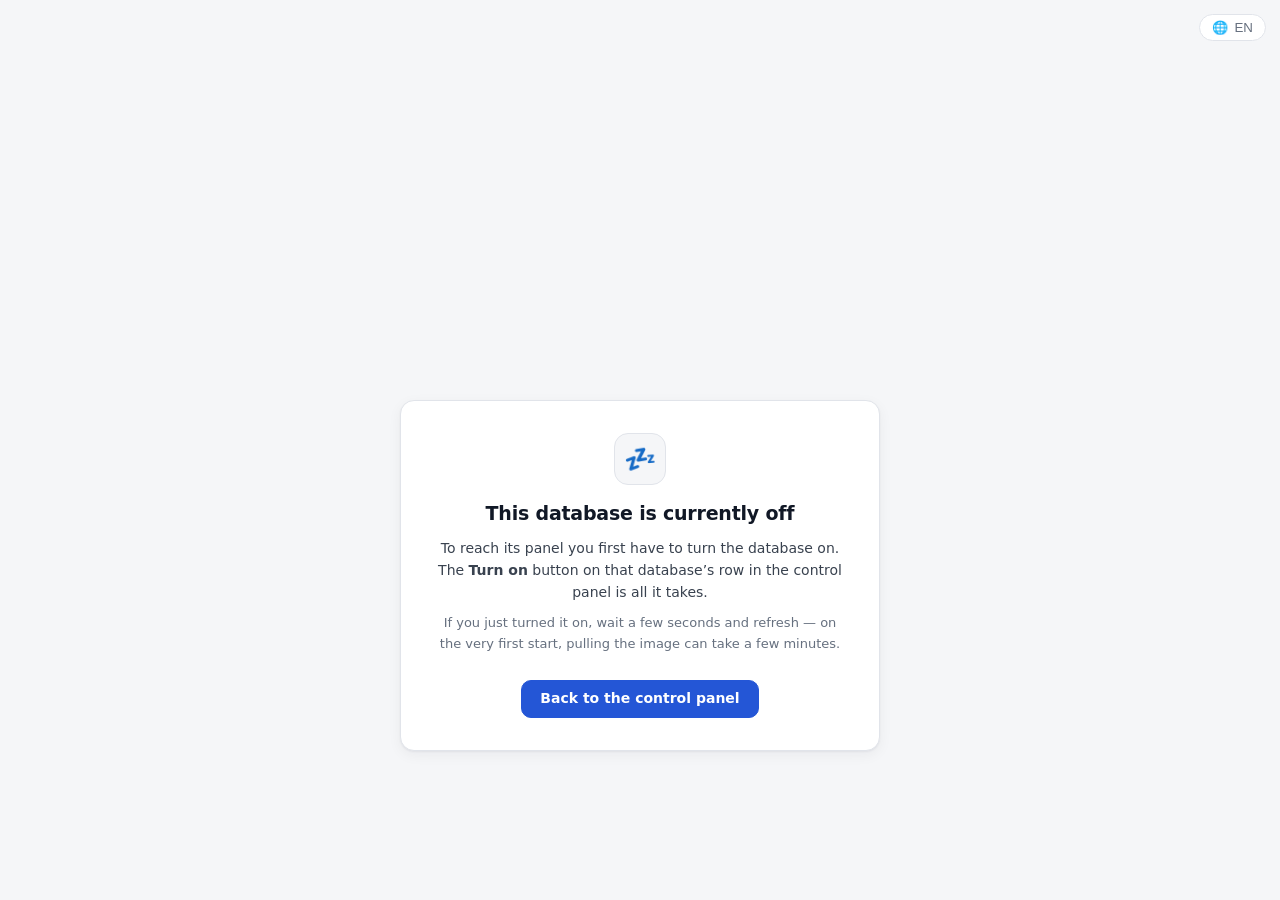
<file: gateway/html/inactive.html>
<!DOCTYPE html>
<html lang="tr">
<head>
<meta charset="UTF-8">
<meta name="viewport" content="width=device-width, initial-scale=1">
<meta name="color-scheme" content="light dark">
<title>Bu servis şu an kapalı</title>
<link rel="icon" href="data:image/svg+xml,<svg xmlns='http://www.w3.org/2000/svg' viewBox='0 0 100 100'><text y='.9em' font-size='90'>💤</text></svg>">
<style>
  /* Bu sayfa nginx tarafından hata sayfası (503) olarak sunulur; panel
     portlarından style.css'e erişilemeyebilir. Bu yüzden stiller bilerek
     gömülü tutuluyor — palet, panelin style.css'iyle aynı değerlerdir. */
  :root {
    color-scheme: light;
    --bg:      #f5f6f8;
    --surface: #ffffff;
    --border:  #e1e4ea;
    --text:    #111826;
    --text-2:  #39424f;
    --muted:   #66707f;
    --accent:  #2456d6;
    --accent-hover: #1b46b4;
    --accent-ink:   #ffffff;
    --shadow:  0 1px 2px rgba(16, 24, 40, .05), 0 4px 14px rgba(16, 24, 40, .05);
  }
  @media (prefers-color-scheme: dark) {
    :root {
      color-scheme: dark;
      --bg:      #0b0d11;
      --surface: #141821;
      --border:  #262d39;
      --text:    #e7eaf0;
      --text-2:  #c2c9d5;
      --muted:   #97a1b1;
      --accent:  #3a67e3;
      --accent-hover: #4d78f0;
      --shadow:  0 1px 2px rgba(0, 0, 0, .5), 0 4px 14px rgba(0, 0, 0, .35);
    }
  }

  * { box-sizing: border-box; }
  body {
    margin: 0; min-height: 100vh; display: grid; place-items: center; padding: 24px;
    background: var(--bg); color: var(--text);
    font: 15px/1.55 system-ui, -apple-system, "Segoe UI", Roboto,
          "Helvetica Neue", Arial, "Noto Sans", sans-serif;
    -webkit-font-smoothing: antialiased;
  }
  .box {
    width: min(480px, 100%); text-align: center;
    background: var(--surface); border: 1px solid var(--border);
    border-radius: 14px; padding: 32px 30px; box-shadow: var(--shadow);
  }
  .icon {
    display: grid; place-items: center; width: 52px; height: 52px; margin: 0 auto 14px;
    font-size: 26px; line-height: 1;
    background: var(--bg); border: 1px solid var(--border); border-radius: 14px;
  }
  h1 { margin: 0 0 10px; font-size: 19px; font-weight: 650; letter-spacing: -.011em; }
  p {
    margin: 0 0 10px; color: var(--text-2); font-size: 14px;
    line-height: 1.55; text-wrap: pretty;
  }
  p.muted { color: var(--muted); font-size: 13px; }
  b { font-weight: 650; }
  .btn {
    display: inline-flex; align-items: center; justify-content: center;
    min-height: 38px; margin-top: 16px; padding: 0 18px; border-radius: 10px;
    background: var(--accent); color: var(--accent-ink); border: 1px solid var(--accent);
    text-decoration: none; font-size: 14px; font-weight: 600;
    transition: background-color .15s ease, border-color .15s ease;
  }
  .btn:hover { background: var(--accent-hover); border-color: var(--accent-hover); }
  .btn:focus-visible { outline: 2px solid var(--accent); outline-offset: 2px; }
  @media (prefers-reduced-motion: reduce) {
    * { transition-duration: .001ms !important; animation-duration: .001ms !important; }
  }
  .theme-btn {
    position: fixed; top: 14px; right: 14px; z-index: 50;
    display: inline-flex; align-items: center; gap: 6px;
    padding: 5px 12px; border: 1px solid var(--border); border-radius: 999px;
    background: var(--surface); color: var(--muted);
    font: 600 12px/1.6 inherit; cursor: pointer;
  }
  .theme-btn:hover { border-color: var(--accent); color: var(--accent); }
  .theme-ico { font-size: 13px; }
  @media (max-width: 720px) { .theme-txt { display: none; } }
</style>
</head>
<body>
  <div class="topbar-actions is-fixed">
  <button type="button" class="theme-btn lang-fixed" id="lang-toggle"
          title="Dil: Türkçe / English" aria-label="Dili değiştir"
          data-i18n-attr="title,aria-label">
    <span class="theme-ico" aria-hidden="true">🌐</span>
    <span class="theme-txt" id="lang-txt">TR</span>
  </button>
  
  </div>
<div class="box">
    <div class="icon" aria-hidden="true">💤</div>
    <h1 data-i18n>Bu veritabanı şu an kapalı</h1>
    <p data-i18n-html>
      Paneline ulaşabilmek için önce ilgili veritabanını açmanız gerekiyor.
      Yönetim panelindeki listede o veritabanının satırındaki <b>Aktif Et</b> düğmesi yeterli.
    </p>
    <p class="muted" data-i18n>
      Az önce açtıysanız birkaç saniye bekleyip sayfayı yenileyin —
      ilk açılışta imaj indirilmesi birkaç dakika sürebilir.
    </p>
    <!-- Dashboard her zaman 443'tedir; panel portundan oraya dönüş. -->
    <a class="btn" href="/" onclick="location.href='https://'+location.hostname+'/';return false;" data-i18n>
      Yönetim paneline dön
    </a>
  </div>
<script src="i18n.js"></script>
</body>
</html>
</file>
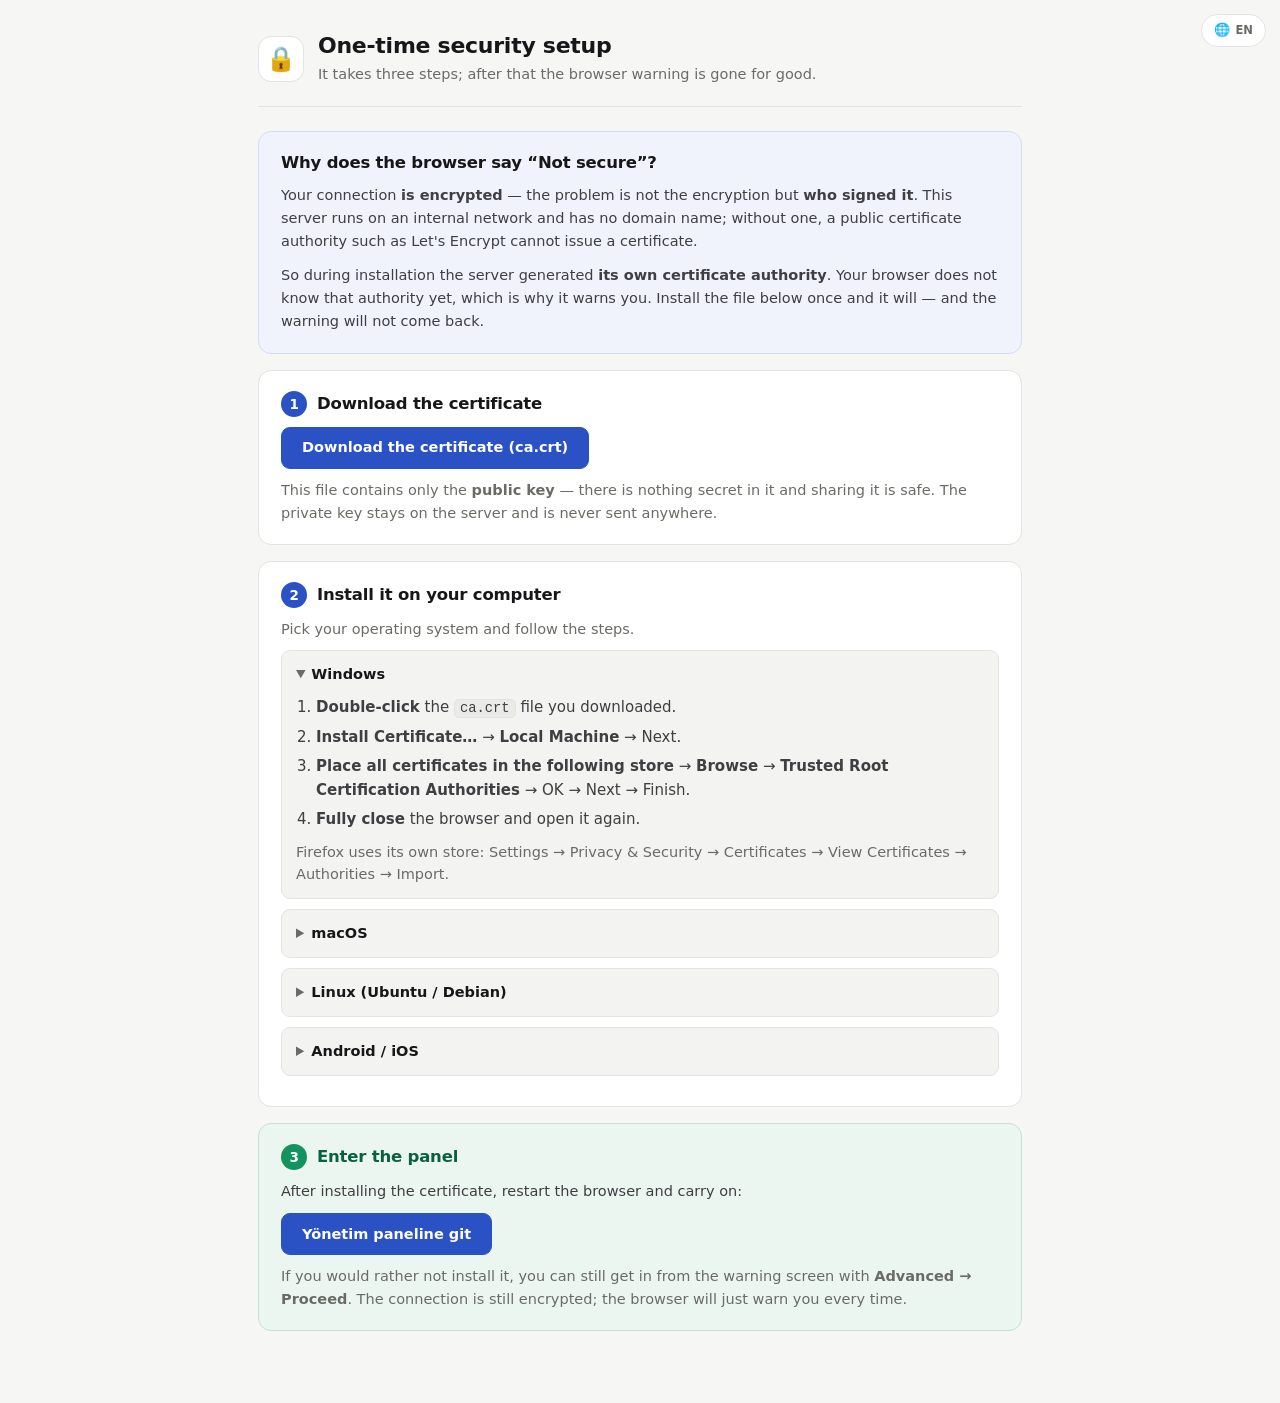
<file: gateway/html/setup.html>
<!DOCTYPE html>
<html lang="tr">
<head>
<meta charset="UTF-8">
<meta name="viewport" content="width=device-width, initial-scale=1">
<meta name="color-scheme" content="light dark">
<title>Güvenlik sertifikasını kurun</title>
<link rel="icon" href="data:image/svg+xml,<svg xmlns='http://www.w3.org/2000/svg' viewBox='0 0 100 100'><text y='.9em' font-size='90'>🔒</text></svg>">
<link rel="stylesheet" href="style.css">
</head>
<body class="setup-page">

  <div class="topbar-actions is-fixed">
  <button type="button" class="theme-btn lang-fixed" id="lang-toggle"
          title="Dil: Türkçe / English" aria-label="Dili değiştir"
          data-i18n-attr="title,aria-label">
    <span class="theme-ico" aria-hidden="true">🌐</span>
    <span class="theme-txt" id="lang-txt">TR</span>
  </button>
  </div>
<main class="setup">
  <header class="setup-head">
    <span class="setup-icon" aria-hidden="true">🔒</span>
    <div>
      <h1 data-i18n>Tek seferlik güvenlik kurulumu</h1>
      <p class="lead" data-i18n>Üç adım sürer; sonrasında tarayıcı uyarısı tamamen kalkar.</p>
    </div>
  </header>

  <section class="panel panel-info">
    <h2 data-i18n>Tarayıcı neden “Güvenli değil” diyor?</h2>
    <p data-i18n-html>
      Bağlantınız <b>şifreli</b> — sorun şifrelemede değil, <b>kimin imzaladığında</b>.
      Bu sunucu iç ağda çalışıyor ve bir alan adı yok; alan adı olmadan
      Let's Encrypt gibi kamuya açık bir sertifika sağlayıcısı sertifika veremez.
    </p>
    <p data-i18n-html>
      Bu yüzden kurulum sırasında sunucu <b>kendi sertifika otoritesini</b> üretti.
      Tarayıcınız bu otoriteyi henüz tanımıyor, o yüzden uyarıyor. Aşağıdaki
      dosyayı bir kez kurduğunuzda tanıyacak ve uyarı bir daha çıkmayacak.
    </p>
  </section>

  <section class="panel">
    <h2><span class="step-num" aria-hidden="true">1</span> Sertifikayı indirin</h2>
    <p data-i18n-html>
      <a class="btn btn-primary btn-lg" href="/ca.crt" download="databases-stack-ca.crt">
        Sertifikayı indir (ca.crt)</a>
    </p>
    <p class="muted" data-i18n-html>
      Bu dosya yalnızca <b>ortak anahtar</b> içerir — gizli bir şey değildir,
      paylaşmak güvenlidir. Özel anahtar sunucuda kalır ve hiçbir zaman gönderilmez.
    </p>
  </section>

  <section class="panel">
    <h2><span class="step-num" aria-hidden="true">2</span> Bilgisayarınıza kurun</h2>
    <p class="muted" data-i18n>İşletim sisteminizi seçip adımları uygulayın.</p>

    <details open>
      <summary data-i18n>Windows</summary>
      <ol>
        <li data-i18n-html>İndirdiğiniz <code>ca.crt</code> dosyasına <b>çift tıklayın</b>.</li>
        <li data-i18n-html><b>Sertifikayı Yükle…</b> → <b>Yerel Bilgisayar</b> → İleri.</li>
        <li data-i18n-html><b>Tüm sertifikaları aşağıdaki depoya yerleştir</b> → <b>Gözat</b> →
            <b>Güvenilen Kök Sertifika Yetkilileri</b> → Tamam → İleri → Son.</li>
        <li data-i18n-html>Tarayıcıyı <b>tamamen kapatıp</b> yeniden açın.</li>
      </ol>
      <p class="muted" data-i18n>Firefox kendi deposunu kullanır:
        Ayarlar → Gizlilik ve Güvenlik → Sertifikalar → Sertifikaları Görüntüle →
        Yetkililer → İçe Aktar.</p>
    </details>

    <details>
      <summary data-i18n>macOS</summary>
      <ol>
        <li data-i18n-html><code>ca.crt</code> dosyasına çift tıklayın; <b>Anahtar Zinciri Erişimi</b> açılır.</li>
        <li data-i18n-html>Sertifikayı <b>Sistem</b> anahtar zincirine ekleyin.</li>
        <li data-i18n-html>Sertifikaya çift tıklayın → <b>Güven</b> → “Bu sertifikayı kullanırken”
            → <b>Her Zaman Güven</b>.</li>
        <li data-i18n>Tarayıcıyı yeniden başlatın.</li>
      </ol>
      <p class="muted" data-i18n>Terminalden:</p>
      <pre><code>sudo security add-trusted-cert -d -r trustRoot \
  -k /Library/Keychains/System.keychain ca.crt</code></pre>
    </details>

    <details>
      <summary data-i18n>Linux (Ubuntu / Debian)</summary>
      <pre><code>sudo cp ca.crt /usr/local/share/ca-certificates/databases-stack.crt
sudo update-ca-certificates</code></pre>
      <p class="muted" data-i18n>Chrome/Chromium ve Firefox kendi depolarını kullanır;
        tarayıcı ayarlarından “Yetkililer” bölümüne ayrıca eklemeniz gerekebilir.</p>
    </details>

    <details>
      <summary data-i18n>Android / iOS</summary>
      <p data-i18n-html><b>Android:</b> Ayarlar → Güvenlik → Şifreleme ve kimlik bilgileri →
         Sertifika yükle → CA sertifikası.</p>
      <p data-i18n-html><b>iOS:</b> Dosyayı Safari ile indirin → Ayarlar → Profil İndirildi →
         Yükle. Ardından Ayarlar → Genel → Hakkında → <b>Sertifika Güveni Ayarları</b>
         bölümünden bu sertifikayı <b>etkinleştirin</b> (bu ikinci adım şarttır).</p>
    </details>
  </section>

  <section class="panel panel-ok">
    <h2><span class="step-num" aria-hidden="true">3</span> Panele girin</h2>
    <p data-i18n>Sertifikayı kurduktan sonra tarayıcıyı yeniden başlatın ve devam edin:</p>
    <p data-i18n-html><a class="btn btn-primary btn-lg" id="go" href="/">Yönetim paneline git</a></p>
    <p class="muted" data-i18n-html>
      Kurmak istemiyorsanız uyarı ekranında <b>Gelişmiş → Devam et</b> diyerek de
      girebilirsiniz. Bağlantı yine şifrelidir; yalnız tarayıcı her seferinde uyarır.
    </p>
  </section>
</main>

<script>
  (function () {
    var panel = 'https://' + location.hostname + '/';
    var go = document.getElementById('go');
    if (go) go.href = panel;

    // Sertifika ZATEN kuruluysa kullanıcıyı burada oyalama — panele geçir.
    // /health kimlik doğrulaması istemez; istek yalnızca sertifikaya
    // güveniliyorsa başarılı olur. Güvenilmiyorsa tarayıcı isteği engeller,
    // biz de rehberi göstermeye devam ederiz.
    if (location.protocol === 'http:') {
      var ctrl = new AbortController();
      setTimeout(function () { ctrl.abort(); }, 3000);
      fetch(panel + 'health', { mode: 'no-cors', signal: ctrl.signal })
        .then(function () { location.replace(panel); })
        .catch(function () { /* sertifika yok — rehber açık kalsın */ });
    }
  })();
</script>
<script src="i18n.js"></script>
</body>
</html>
</file>
<file: gateway/html/style.css>
/* ============================================================================
   databases-stack — yönetim paneli teması · YÖN: “SAKİN”
   Tek dosya, sıfır bağımlılık: CDN'e çıkmaz, harici font/kütüphane çekmez.
   İç ağda, internet erişimi olmayan sunucularda birebir aynı görünür.

   SAKİNLİĞİN ÜÇ KURALI (bütün dosya bunlara uyar)
     1. RENK KITTIR. Renk yalnız bir şey söylemek zorundayken kullanılır:
        çalışan yeşil nokta, başlatılıyor sarı nokta, sorunlu kırmızı şerit,
        tek bir vurgu (odak + ana onay düğmesi). Geri kalan her şey gri.
        13 kart varken kırmızı bir şey görüyorsanız gerçekten bir sorun vardır.
     2. AĞIRLIĞI TİPOGRAFİ VE BOŞLUK TAŞIR. Kutu, gölge, çerçeve, dolgu rengi
        değil; boyut, kalınlık ve aradaki boşluk hiyerarşiyi kurar.
     3. AYRINTI İSTENDİĞİNDE AÇILIR. Kapalı bir motorun kartı yoktur, satırı
        vardır; tehlikeli eylemler kartın altında kapalı bir açılırdadır.

   İçindekiler
     1. Tasarım değişkenleri (açık / koyu tema)
     2. Temel sıfırlama, tipografi, açılır (details) davranışı
     3. Üst bar — bellek ana ölçü, diğerleri künye
     4. Uyarı şeridi
     5. Gövde, giriş, araç çubuğu, durum okuması
     6. Bölgeler: “Şu an açık” / “Kapalı”
     7. Açık motor kartı
     8. Kapalı motor satırı
     9. Rozetler, etiketler, lisans
    10. Düğmeler
    11. Pencereler (modal, iş günlüğü)
    12. Olay akışı
    13. Alt bilgi
    14. Kurulum sayfası (setup.html — ortak stil dosyası)
    15. Duyarlılık ve erişilebilirlik
    16. Yedekler sayfası (yedekler.html — zamanlama, liste, geri yükleme)
   ========================================================================== */

/* ---------------------------------------------- 1. Tasarım değişkenleri --- */
:root {
  color-scheme: light;

  /* yüzeyler ve çizgiler — ılık, düşük kontrastlı gri seti */
  --bg:            #f6f6f5;
  --surface:       #ffffff;
  --surface-2:     #f3f3f1;
  --surface-3:     #eaeae7;
  --border:        #e3e3df;
  --border-strong: #cbcbc5;

  /* metin */
  --text:   #17171a;
  --text-2: #3f3f43;
  --muted:  #6b6b66;

  /* tek vurgu rengi — sessiz mürekkep mavisi.
     Yalnız: odak halkası, bağlantılar, pencerelerdeki ana onay düğmesi. */
  --accent:        #2b52c4;
  --accent-hover:  #1f43ac;
  --accent-ink:    #ffffff;
  --accent-text:   #24499f;
  --accent-soft:   #f0f3fc;
  --accent-border: #d3ddf6;

  /* durum renkleri: metin / yumuşak zemin / kenarlık / nokta */
  --ok:   #0a6141;  --ok-bg:   #ecf6f1;  --ok-border:   #c2e2d3;  --ok-dot:   #14935f;
  --warn: #7d4a08;  --warn-bg: #fbf3e6;  --warn-border: #ecdcb6;  --warn-dot: #c9820f;
  --err:  #99231b;  --err-bg:  #fbeeed;  --err-border:  #f0cac6;  --err-dot:  #cf3b32;
  --off:  #55554f;  --off-bg:  #eeeeeb;  --off-border:  #dedad4;  --off-dot:  #a0a09a;

  --focus: #2b52c4;
  --overlay: rgba(23, 23, 26, .42);

  /* biçim — köşeler yumuşak ama abartısız; gölge neredeyse yok */
  --radius-sm: 6px;
  --radius:    9px;
  --radius-lg: 13px;

  --shadow-sm: none;
  --shadow:    0 1px 2px rgba(20, 20, 24, .05);
  --shadow-lg: 0 14px 44px rgba(20, 20, 24, .20);

  /* tipografi */
  --font: system-ui, -apple-system, "Segoe UI", Roboto, "Helvetica Neue",
          Arial, "Noto Sans", sans-serif;
  --mono: ui-monospace, SFMono-Regular, "SF Mono", Menlo, Consolas,
          "Liberation Mono", monospace;

  --fs-xs: 11.5px;   /* rozet, büyük harf başlıkçık */
  --fs-sm: 12.5px;   /* yardımcı metin */
  --fs-md: 13.5px;   /* gövde, düğme */
  --fs-lg: 15px;     /* paragraf */
  --fs-xl: 16.5px;   /* kart başlığı */
  --h2:    20px;
  --h1:    16px;

  --ctl-h: 34px;     /* tüm düğmelerin ortak yüksekliği */
  --row-h: 46px;     /* kapalı motor satırının başlık yüksekliği */
  --page:  1180px;   /* sakin ölçü: satır uzunluğu okunur kalsın */

  /* açık motor kartı: taban genişlik ve tek kart kaldığında izin verilen en fazla */
  --card-basis: 360px;
  --card-max:   560px;
}

/* ---------------------------------------------------------------- TEMA ----
   Üç durum var: sistem (varsayılan), açık, koyu.
   • Kullanıcı bir şey seçmediyse işletim sisteminin tercihi geçerli.
   • Seçtiyse <html data-theme="light|dark"> yazılır ve sistemi EZER.
   Aşağıdaki iki blok AYNI değişkenleri tanımlamak zorunda; birbirinden
   ayrışırlarsa yalnız bir temada bozulma olur ve fark edilmesi zordur.
   selftest bu ikisini karşılaştırıyor (bkz. 'tema blokları aynı'). */
@media (prefers-color-scheme: dark) {
  :root:not([data-theme="light"]) {
    color-scheme: dark;

    --bg:            #121213;
    --surface:       #191a1c;
    --surface-2:     #202124;
    --surface-3:     #292a2e;
    --border:        #2b2c30;
    --border-strong: #3d3e44;

    --text:   #e8e8e6;
    --text-2: #c4c4c1;
    --muted:  #9a9a94;

    --accent:        #4b6fdd;
    --accent-hover:  #5f81ee;
    --accent-ink:    #ffffff;
    --accent-text:   #9db4f5;
    --accent-soft:   #171b28;
    --accent-border: #2c3757;

    --ok:   #74d6a5;  --ok-bg:   #10251b;  --ok-border:   #214936;  --ok-dot:   #23a873;
    --warn: #e6b666;  --warn-bg: #251f13;  --warn-border: #44361d;  --warn-dot: #cd8c1c;
    --err:  #f0a49d;  --err-bg:  #2a1614;  --err-border:  #522925;  --err-dot:  #d9564c;
    --off:  #98988f;  --off-bg:  #202124;  --off-border:  #303136;  --off-dot:  #6a6a64;

    --focus: #8aa8ff;
    --overlay: rgba(0, 0, 0, .66);

    --shadow-sm: none;
    --shadow:    0 1px 2px rgba(0, 0, 0, .45);
    --shadow-lg: 0 16px 48px rgba(0, 0, 0, .62);
  }
}

/* Kullanıcı KOYU seçtiyse: işletim sistemi ne derse desin. */
:root[data-theme="dark"] {
    color-scheme: dark;

    --bg:            #121213;
    --surface:       #191a1c;
    --surface-2:     #202124;
    --surface-3:     #292a2e;
    --border:        #2b2c30;
    --border-strong: #3d3e44;

    --text:   #e8e8e6;
    --text-2: #c4c4c1;
    --muted:  #9a9a94;

    --accent:        #4b6fdd;
    --accent-hover:  #5f81ee;
    --accent-ink:    #ffffff;
    --accent-text:   #9db4f5;
    --accent-soft:   #171b28;
    --accent-border: #2c3757;

    --ok:   #74d6a5;  --ok-bg:   #10251b;  --ok-border:   #214936;  --ok-dot:   #23a873;
    --warn: #e6b666;  --warn-bg: #251f13;  --warn-border: #44361d;  --warn-dot: #cd8c1c;
    --err:  #f0a49d;  --err-bg:  #2a1614;  --err-border:  #522925;  --err-dot:  #d9564c;
    --off:  #98988f;  --off-bg:  #202124;  --off-border:  #303136;  --off-dot:  #6a6a64;

    --focus: #8aa8ff;
    --overlay: rgba(0, 0, 0, .66);

    --shadow-sm: none;
    --shadow:    0 1px 2px rgba(0, 0, 0, .45);
    --shadow-lg: 0 16px 48px rgba(0, 0, 0, .62);
}

/* ------------------------- 2. Temel sıfırlama ve tipografi --------------- */
* { box-sizing: border-box; }

html { -webkit-text-size-adjust: 100%; }

body {
  margin: 0;
  background: var(--bg);
  color: var(--text);
  font-family: var(--font);
  font-size: var(--fs-lg);
  line-height: 1.6;
  -webkit-font-smoothing: antialiased;
}

h1, h2, h3, h4 {
  color: var(--text);
  font-weight: 620;
  letter-spacing: -.012em;
  text-wrap: balance;
}

p { text-wrap: pretty; }

a {
  color: var(--accent-text);
  text-decoration-color: var(--border-strong);
  text-underline-offset: 2px;
}
a:hover { text-decoration-color: currentColor; }

b, strong { font-weight: 630; }

code {
  font-family: var(--mono);
  font-size: .92em;
  background: var(--surface-3);
  border: 1px solid var(--border);
  border-radius: 5px;
  padding: 1px 5px;
  overflow-wrap: anywhere;
}

pre {
  background: var(--surface-2);
  border: 1px solid var(--border);
  border-radius: var(--radius);
  padding: 12px 14px;
  overflow: auto;
  font-family: var(--mono);
  font-size: var(--fs-sm);
  line-height: 1.6;
}
pre code { background: none; border: 0; padding: 0; font-size: inherit; }

hr { border: 0; border-top: 1px solid var(--border); margin: 20px 0; }

/* Odak halkası — klavyeyle gezinenler için her yerde görünür. */
:focus-visible {
  outline: 2px solid var(--focus);
  outline-offset: 2px;
  border-radius: 4px;
}

/* --- Açılır (details) davranışı --------------------------------------------
   Sayfadaki bütün “ayrıntı istendiğinde açılsın” alanları yerli <details>
   ile çalışıyor: JavaScript gerekmez, klavyeyle gezilir (summary odaklanır,
   Enter/Space açar), ekran okuyucu genişletilebilir olduğunu söyler.
   .sum sınıfı yalnız BİZİM açılırlarımıza uygulanır; setup.html'in kendi
   <details> öğeleri varsayılan ok işaretini korur. */
.sum { cursor: pointer; list-style: none; }
.sum::-webkit-details-marker { display: none; }
.sum::marker { content: ""; }

.chev {
  position: relative;
  flex: none;
  width: 11px;
  height: 11px;
}
.chev::before {
  content: "";
  position: absolute;
  left: 1px;
  top: 2px;
  width: 6px;
  height: 6px;
  border-right: 1.6px solid var(--muted);
  border-bottom: 1.6px solid var(--muted);
  transform: rotate(-45deg);
  transition: transform .16s ease;
}
details[open] > .sum .chev::before { transform: rotate(45deg); }

/* ------------------------------------------------------ 3. Üst bar ------- */
/* SORUN 5'in cevabı: dört eşit kutu yok. Bellek ana ölçü (büyük sayı, çubuk,
   alt satır); sunucu/disk/işlemci ise kutusuz, küçük punto künye. */
.topbar {
  position: sticky;
  top: 0;
  z-index: 30;
  display: flex;
  flex-wrap: wrap;
  gap: 14px 32px;
  align-items: center;
  justify-content: space-between;
  padding: 12px clamp(16px, 3vw, 26px);
  background: var(--surface);
  border-bottom: 1px solid var(--border);
}

.brand { display: flex; gap: 11px; align-items: center; min-width: 0; }
.brand-txt { min-width: 0; }

.brand-icon {
  display: grid;
  place-items: center;
  flex: none;
  width: 34px;
  height: 34px;
  font-size: 18px;
  line-height: 1;
  background: var(--surface-2);
  border: 1px solid var(--border);
  border-radius: var(--radius);
}

.topbar h1 {
  margin: 0;
  font-size: var(--h1);
  line-height: 1.3;
  font-weight: 600;
}

.sub {
  margin: 0;
  color: var(--muted);
  font-size: var(--fs-sm);
  line-height: 1.4;
}

.sysbar {
  display: flex;
  align-items: center;
  gap: 22px;
  flex-wrap: wrap;
  min-width: 0;
}

/* --- ana ölçü: BELLEK KULLANIMI ---
   Sütunun cevapladığı soru değişti: büyük sayı artık ayrılanı değil gerçek
   kullanımı gösteriyor, altına da baskı ve tavan rozetleri geliyor (bkz.
   .sys-flags). Genişlik 264 → 288: rozet şeridi 264'te üç satıra dağılıp
   üst barı gereksiz yere büyütüyordu. */
.sys-item-mem {
  width: 288px;
  flex: 0 0 auto;
  min-width: 0;
}
.sys-label {
  display: block;
  font-size: var(--fs-xs);
  font-weight: 600;
  text-transform: uppercase;
  letter-spacing: .07em;
  color: var(--muted);
}
.sys-item-mem #sys-mem {
  display: block;
  margin-top: 1px;
  font-size: 19px;
  font-weight: 640;
  line-height: 1.2;
  letter-spacing: -.015em;
  font-variant-numeric: tabular-nums;
  white-space: nowrap;
}

.meter {
  height: 5px;
  margin-top: 6px;
  border-radius: 999px;
  background: var(--surface-3);
  border: 1px solid var(--border);
  overflow: hidden;
}
.meter-fill {
  display: block;
  height: 100%;
  width: 0;
  border-radius: 999px;
  background: var(--text-2);          /* sakin: normalde renksiz, sadece koyu */
  transition: width .4s ease, background-color .3s ease;
}
.meter-fill.hot  { background: var(--warn-dot); }
.meter-fill.crit { background: var(--err-dot); }

/* Alt satır SABİT genişlikte kalır: uyarı metni belirdiğinde sütun şişip
   yanındaki künyeyi kaydırıyordu, üst bar her yenilemede oynuyormuş gibi
   görünüyordu. Tam açıklama app.js tarafından title'a yazılıyor. */
.sys-sub {
  display: block;
  margin-top: 4px;
  font-size: 11.5px;
  line-height: 1.4;
  color: var(--muted);
  font-variant-numeric: tabular-nums;
  white-space: nowrap;
  overflow: hidden;
  text-overflow: ellipsis;
}
.sys-sub-warn { color: var(--err); font-weight: 600; }

/* --- rozetler: çekirdek baskısı ve aşırı taahhüt ---
   ÖLÇÜLEN OLAY: tavanların toplamı dağıtılabilirin %122'siyken üst bar
   kırmızı yanıyor, kapalı motorların hepsinde "bellek yetmiyor" yazıyordu —
   oysa makinenin %91'i boştu ve /proc/pressure/memory bütün pencerelerde
   0.00 bildiriyordu. Tavan aşımı TEK BAŞINA arıza değildir: limitler birer
   üst sınırdır, hepsi aynı anda dolmaz. Bu yüzden varsayılan rozet RENKSİZ;
   sarı ancak politika sınırı aşılınca, kırmızı ancak çekirdek gerçekten
   baskı bildirince ya da baştan ayrılanlar dağıtılabiliri aşınca çıkar. */
.sys-flags {
  display: flex;
  flex-wrap: wrap;
  gap: 4px 6px;
  margin-top: 6px;
}
.sys-flag {
  padding: 1px 7px;
  border-radius: 999px;
  border: 1px solid var(--border);
  background: var(--surface-2);
  color: var(--muted);
  font-size: var(--fs-xs);
  font-weight: 600;
  line-height: 1.5;
  /* Sarmalanır: "tavan toplamı %122 — tavanlar aynı anda dolmaz" cümlesi
     tek satıra sığmıyor ve kırpıldığında tam da açıklayan yarısı gidiyor. */
  white-space: normal;
  overflow-wrap: anywhere;
}
.sys-flag.is-warn {
  border-color: var(--warn-border);
  background: var(--warn-bg);
  color: var(--warn);
}
.sys-flag.is-err {
  border-color: var(--err-border);
  background: var(--err-bg);
  color: var(--err);
}

/* --- künye: sunucu / disk / işlemci --- */
.sys-meta {
  display: flex;
  gap: 20px;
  margin: 0;
  padding: 0;
  min-width: 0;
}
.sys-meta-item { min-width: 0; }
.sys-meta dt { font-size: 10.5px; letter-spacing: .07em; }
.sys-meta dd {
  margin: 0;
  color: var(--text-2);
  font-size: var(--fs-sm);
  font-weight: 550;
  line-height: 1.35;
  font-variant-numeric: tabular-nums;
  white-space: nowrap;
  overflow: hidden;
  text-overflow: ellipsis;
}

/* --------------------------------------------------- 4. Uyarı şeridi ----- */
.banner {
  max-width: var(--page);
  margin: 14px auto 0;
  padding: 11px 14px;
  border-radius: var(--radius);
  background: var(--err-bg);
  color: var(--err);
  border: 1px solid var(--err-border);
  border-left: 3px solid var(--err-dot);
  font-size: var(--fs-md);
  font-weight: 550;
}
.banner[hidden] { display: none !important; }

/* --- öğüt şeridi: bellek politikası aşıldığında NE YAPILACAĞI ---
   .banner'dan ayrı bir şey ve ayrı görünmesi gerekiyor: banner "kurulum
   eksik" gibi ARIZA bildirir ve kırmızıdır. Burada bildirilen şey arıza
   değil, bir eşiğin aşılması: gerçek kullanım düşük, çekirdek baskısı yok,
   yalnız tavanların toplamı politika sınırının üstüne çıkmış. Bu yüzden
   varsayılan ton sarı; kırmızı yalnız .is-err ile, baştan ayrılanlar
   dağıtılabiliri gerçekten aştığında. */
.mem-advice {
  max-width: var(--page);
  margin: 14px auto 0;
  padding: 12px 14px;
  border-radius: var(--radius);
  background: var(--warn-bg);
  color: var(--warn);
  border: 1px solid var(--warn-border);
  border-left: 3px solid var(--warn-dot);
}
.mem-advice.is-err {
  background: var(--err-bg);
  color: var(--err);
  border-color: var(--err-border);
  border-left-color: var(--err-dot);
}
.mem-advice[hidden] { display: none !important; }

.mem-advice-t, .mem-advice-n {
  margin: 0;
  max-width: 88ch;
  font-size: var(--fs-md);
  line-height: 1.55;
  text-wrap: pretty;
}
.mem-advice-n { margin-top: 7px; }
.mem-advice-act { margin-top: 10px; }

/* ------------------- 5. Gövde, giriş, araç çubuğu, durum okuması --------- */
main {
  max-width: var(--page);
  margin: 0 auto;
  padding: 30px clamp(16px, 3vw, 26px) 80px;
}

.intro { max-width: 68ch; margin: 0 0 22px; }
.intro h2 { margin: 0 0 8px; font-size: var(--h2); }
.intro p { margin: 0 0 12px; color: var(--text-2); font-size: 14.5px; }

/* Öneri kutusu renkli bir pano değil; sol çizgili sessiz bir not. */
.intro .hint {
  margin: 0;
  padding: 0 0 0 14px;
  border-left: 2px solid var(--border-strong);
  color: var(--muted);
  font-size: var(--fs-md);
}
.intro .hint b { color: var(--text-2); }

.toolbar {
  display: flex;
  flex-wrap: wrap;
  align-items: center;
  gap: 10px 18px;
  margin: 0 0 6px;
}

.legend { font-size: var(--fs-sm); }
.legend > .sum {
  display: inline-flex;
  align-items: center;
  gap: 7px;
  padding: 4px 2px;
  color: var(--muted);
  font-weight: 550;
}
.legend > .sum:hover { color: var(--text-2); }
.legend-body {
  display: flex;
  flex-wrap: wrap;
  align-items: center;
  gap: 8px 10px;
  margin-top: 8px;
  padding: 12px 14px;
  background: var(--surface);
  border: 1px solid var(--border);
  border-radius: var(--radius);
}
.legend-note {
  flex: 1 0 100%;
  margin: 2px 0 0;
  color: var(--muted);
  font-size: var(--fs-sm);
  line-height: 1.5;
}

/* Araçlar kısayolu — izleme gibi veritabanı OLMAYAN kayıtlar listenin
   sonunda durur; bu kısayol onları en üstte görünür kılar. */
.legend-tools {
  display: inline-flex;
  flex-wrap: wrap;
  align-items: center;
  gap: 8px;
  margin-left: auto;
  font-size: var(--fs-sm);
  color: var(--muted);
}
.legend-tools[hidden] { display: none !important; }
.legend-label { font-weight: 600; letter-spacing: .02em; }

.tool-link {
  display: inline-flex;
  align-items: center;
  gap: 5px;
  padding: 4px 10px;
  border: 1px solid var(--border);
  border-radius: 999px;
  font-size: var(--fs-xs);
  font-weight: 600;
  font-family: inherit;
  line-height: 1.6;
  color: var(--text-2);
  background: none;
  text-decoration: none;
  cursor: pointer;
}
.tool-link:hover { border-color: var(--border-strong); color: var(--text); }
/* Araç ÇALIŞIYORSA rozet doğrudan panelini açar. */
.tool-link.is-on { border-color: var(--accent-border); color: var(--accent-text); }
.tool-link.is-on:hover { background: var(--accent-soft); }

.loading {
  margin: 0;
  padding: 32px 0;
  color: var(--muted);
  font-size: var(--fs-md);
}

/* ---------------------------------------------------- 6. Bölgeler -------- */
/* SORUN 2 ve 4'ün cevabı: sayfa artık 13 eşit karttan değil, iki bölgeden
   oluşuyor. Üstte AÇIK olanlar (kart, geniş, ayrıntılı), altta KAPALI olanlar
   (satır, tek çizgi, sessiz). Kullanıcı "hangisi benim işime yarar" sorusunu
   tek sütunlu bir listeyi tarayarak cevaplıyor. */
.grid { display: block; }

.zone { margin-top: 34px; }
.zone:first-child { margin-top: 18px; }

.zone-head {
  display: flex;
  align-items: baseline;
  gap: 10px;
  flex-wrap: wrap;
  padding-bottom: 9px;
  border-bottom: 1px solid var(--border);
}
.zone-title {
  margin: 0;
  font-size: var(--fs-xl);
  font-weight: 620;
  letter-spacing: -.01em;
}
.zone-count {
  color: var(--muted);
  font-size: var(--fs-md);
  font-weight: 550;
  font-variant-numeric: tabular-nums;
}
.zone-note {
  margin: 0;
  color: var(--muted);
  font-size: var(--fs-sm);
}
/* SORUN 3: sorun varsa bölge başlığında tek bir kırmızı cümle. Sayfadaki
   renk kıtlığı bunu görünmez olmaktan çıkarıyor. */
.zone-note-err {
  color: var(--err);
  font-weight: 600;
}

.zone-body { padding-top: 16px; }

.empty {
  margin: 0;
  padding: 22px 0 4px;
  color: var(--muted);
  font-size: var(--fs-md);
  max-width: 62ch;
}

/* Kategori başlıkları yalnız KAPALI listede: sessiz, küçük, aralayıcı. */
.cat-title {
  margin: 24px 0 2px;
  font-size: var(--fs-xs);
  font-weight: 700;
  letter-spacing: .11em;
  text-transform: uppercase;
  color: var(--muted);
}
.cat-title:first-child { margin-top: 4px; }

/* --------------------------------------------- 7. Açık motor kartı ------- */
.cards {
  display: flex;
  flex-wrap: wrap;
  align-items: stretch;
  gap: 14px;
}

.card {
  flex: 1 1 var(--card-basis);
  min-width: 0;
  max-width: min(var(--card-max), 100%);
  display: flex;
  flex-direction: column;
  gap: 10px;
  padding: 16px 17px;
  background: var(--surface);
  border: 1px solid var(--border);
  border-left: 3px solid var(--ok-dot);   /* çalışıyor: ince yeşil şerit */
  border-radius: var(--radius-lg);
  box-shadow: var(--shadow);
}
.card.is-busy { border-left-color: var(--warn-dot); }
/* SORUN 3: sorunlu motor kalın kırmızı şerit + koyu kenarlık alır ve
   app.js onu bölgenin EN BAŞINA koyar. */
.card.is-err {
  border-left-width: 4px;
  border-left-color: var(--err-dot);
  border-color: var(--err-border);
}

.card-head { display: flex; gap: 11px; align-items: flex-start; }
.card-id { min-width: 0; flex: 1; }

.card-icon {
  display: grid;
  place-items: center;
  flex: none;
  width: 32px;
  height: 32px;
  font-size: 17px;
  line-height: 1;
  background: var(--surface-2);
  border: 1px solid var(--border);
  border-radius: var(--radius);
}

.card-head h3 {
  margin: 0;
  font-size: var(--fs-xl);
  line-height: 1.3;
  overflow-wrap: anywhere;
}

/* Kartta TEK satır açıklama kalır: "ne işe yarar". Uzun anlatım kapalı
   listedeki satırın ayrıntısında; açık bir motoru kullanan zaten biliyor. */
.card-plain {
  margin: 2px 0 0;
  color: var(--muted);
  font-size: var(--fs-md);
  line-height: 1.45;
}

/* Kutulu tanım listesi yerine nokta ile ayrılmış tek satır bilgi. */
.card-facts {
  display: flex;
  flex-wrap: wrap;
  gap: 4px 0;
  margin: 0;
  color: var(--text-2);
  font-size: var(--fs-md);
  font-variant-numeric: tabular-nums;
}
.card-facts span { display: inline-flex; align-items: center; }
.card-facts span + span::before {
  content: "·";
  margin: 0 8px;
  color: var(--border-strong);
}

/* Gerçekten dikkat isteyen tek şey: devir / sağlıksız durumu. */
.card-notice {
  margin: 0;
  padding: 10px 12px;
  border-radius: var(--radius);
  background: var(--surface-2);
  border-left: 2px solid var(--border-strong);
  color: var(--text-2);
  font-size: var(--fs-md);
  line-height: 1.5;
}
.card-notice.is-warn {
  background: var(--warn-bg);
  border-left-color: var(--warn-dot);
  color: var(--warn);
}
.card-notice.is-err {
  background: var(--err-bg);
  border-left-color: var(--err-dot);
  color: var(--err);
}

/* SORUN 1'in cevabı, birinci yarısı: bu satırda YALNIZ gündelik eylemler var
   (panelini aç, bağlantı bilgisini al). En fazla iki düğme, ikisi de sessiz. */
.card-actions {
  display: flex;
  flex-wrap: wrap;
  gap: 8px;
  margin-top: auto;
  padding-top: 4px;
}

/* SORUN 1'in cevabı, ikinci yarısı: kapatma ve diğer geri dönüşü zor
   işlemler kapalı bir açılırın içinde, her biri ne yaptığını anlatan bir
   satırla birlikte. Yanlışlıkla basılamaz; arayan bulur. */
.more {
  margin-top: 2px;
  border-top: 1px solid var(--border);
  padding-top: 8px;
}
.more > .sum {
  display: flex;
  align-items: center;
  gap: 7px;
  padding: 3px 0;
  color: var(--muted);
  font-size: var(--fs-sm);
  font-weight: 550;
}
.more > .sum:hover { color: var(--text-2); }

.more-body { padding-top: 4px; }

.act {
  display: flex;
  align-items: center;
  justify-content: space-between;
  gap: 14px;
  padding: 11px 0;
  border-top: 1px solid var(--border);
}
.act:first-child { border-top: 0; }
.act-txt { min-width: 0; }
.act-txt b {
  display: block;
  color: var(--text);
  font-size: var(--fs-md);
  font-weight: 600;
  line-height: 1.35;
}
.act-txt span {
  display: block;
  color: var(--muted);
  font-size: var(--fs-sm);
  line-height: 1.45;
}
.act .btn { flex: none; }

.more-lic {
  margin: 10px 0 0;
  padding-top: 9px;
  border-top: 1px solid var(--border);
  color: var(--muted);
  font-size: var(--fs-sm);
}

/* ------------------------------------------ 8. Kapalı motor satırı ------- */
/* SORUN 4'ün cevabı: kapalı bir motor kart değil, satırdır. Taşıdığı bilgi
   az olduğu için kapladığı yer de az: ikon, ad, tek cümle, tahmini bellek,
   tek düğme. Ayrıntısı satıra tıklayınca açılır. */
.rows {
  display: block;
  margin: 0;
  padding: 0;
  list-style: none;
}

.row {
  display: flex;
  align-items: flex-start;
  gap: 14px;
  border-top: 1px solid var(--border);
}
.rows > .row:first-child { border-top: 0; }

.row-info { flex: 1 1 auto; min-width: 0; }

.row-head {
  display: flex;
  align-items: center;
  gap: 10px;
  min-height: var(--row-h);
  padding: 6px 0;
  color: var(--text);
}
.row-head:hover .row-name { color: var(--accent-text); }

.row-icon { flex: none; font-size: 16px; line-height: 1; width: 20px; text-align: center; }

.row-name {
  flex: none;
  font-size: 14.5px;
  font-weight: 600;
  letter-spacing: -.01em;
}

.row-what {
  flex: 1 1 auto;
  min-width: 0;
  color: var(--muted);
  font-size: var(--fs-md);
  overflow: hidden;
  text-overflow: ellipsis;
  white-space: nowrap;
}

.row-detail {
  padding: 2px 0 16px 30px;
  max-width: 70ch;
}
.row-detail > p {
  margin: 0 0 10px;
  color: var(--text-2);
  font-size: var(--fs-md);
  line-height: 1.55;
}

.mini {
  display: grid;
  grid-template-columns: minmax(0, max-content) minmax(0, 1fr);
  gap: 3px 16px;
  margin: 0;
  font-size: var(--fs-sm);
}
.mini dt { color: var(--muted); }
.mini dd {
  margin: 0;
  color: var(--text-2);
  font-variant-numeric: tabular-nums;
  overflow-wrap: anywhere;
}

.row-side {
  display: flex;
  align-items: center;
  gap: 12px;
  flex: none;
  min-height: var(--row-h);
  padding: 6px 0;
}

.row-mem {
  color: var(--muted);
  font-size: var(--fs-sm);
  font-variant-numeric: tabular-nums;
  white-space: nowrap;
}
.row-mem-block { color: var(--warn); }

/* Bellek yetmediği için şu an açılamayan motor: kırmızı bir pano değil,
   solmuş bir satır. Sebebi "Aç"a basınca pencerede tam olarak yazıyor. */
.row.is-blocked .row-name,
.row.is-blocked .row-icon { opacity: .72; }

/* ------------------------------- 9. Rozetler, etiketler, lisans --------- */
.badge {
  display: inline-flex;
  align-items: center;
  gap: 6px;
  flex: none;
  padding: 2px 9px 2px 8px;
  border-radius: 999px;
  border: 1px solid var(--border);
  background: var(--surface-2);
  color: var(--text-2);
  font-size: var(--fs-xs);
  font-weight: 600;
  line-height: 1.6;
  white-space: nowrap;
}
.badge::before {
  content: "";
  width: 6px;
  height: 6px;
  border-radius: 50%;
  background: currentColor;
  flex: none;
}
.card-head .badge { margin-left: auto; margin-top: 3px; }

/* Rozetin ZEMİNİ değil yalnız NOKTASI renkli — “Çalışıyor” 13 kez tekrar
   eden bir bilgi; renkli zemin verilirse sayfa bayram yerine döner. */
.badge.on::before   { background: var(--ok-dot); }
.badge.off::before  { background: var(--off-dot); }
.badge.busy::before { background: var(--warn-dot); }
.badge.err::before  { background: var(--err-dot); }

/* Tek istisna: SORUNLU. Sayfadaki tek renkli rozet odur. */
.badge.err {
  background: var(--err-bg);
  border-color: var(--err-border);
  color: var(--err);
}

/* “Başlatılıyor” nazikçe nefes alsın — hareket tercihi kapalıysa durur. */
.badge.busy::before { animation: pulse 1.8s ease-in-out infinite; }
@keyframes pulse { 0%, 100% { opacity: 1; } 50% { opacity: .3; } }

.tag {
  display: inline-block;
  padding: 1px 8px;
  border-radius: var(--radius-sm);
  border: 1px solid var(--border);
  background: transparent;
  color: var(--muted);
  font-size: var(--fs-xs);
  font-weight: 600;
  line-height: 1.7;
}

.lic {
  display: inline-block;
  padding: 4px 9px;
  border-radius: var(--radius-sm);
  border: 1px solid var(--border);
  background: var(--surface-2);
  color: var(--muted);
  font-size: var(--fs-sm);
}
.lic-ok   { border-color: var(--border); color: var(--muted); }
.lic-note { border-color: var(--warn-border); background: var(--warn-bg); color: var(--warn); }
.lic-warn { border-color: var(--err-border);  background: var(--err-bg);  color: var(--err); font-weight: 600; }

/* Kartta lisans uyarısı — yalnız üretimde kullanılamayan lisanslarda çıkar. */
.card-lic {
  margin: 0;
  padding: 9px 11px;
  border-radius: var(--radius);
  border: 1px solid var(--err-border);
  background: var(--err-bg);
  color: var(--err);
  font-size: var(--fs-sm);
  font-weight: 600;
  line-height: 1.45;
}

/* ------------------------------------------------------ 10. Düğmeler ---- */
/* Sakinlik burada da geçerli: sayfada aynı anda EN FAZLA BİR dolu renkli
   düğme bulunur (o da pencerelerdeki onay düğmesidir). Listede 12 tane mavi
   “Aç” düğmesi olsa sayfa yeniden gürültüye döner; onlar sessiz çerçeveli
   durur, üzerine gelince vurgu rengini alır. */
.btn {
  display: inline-flex;
  align-items: center;
  justify-content: center;
  gap: 6px;
  min-height: var(--ctl-h);
  padding: 0 13px;
  border: 1px solid var(--border-strong);
  border-radius: var(--radius);
  background: var(--surface);
  color: var(--text);
  font-family: inherit;
  font-size: var(--fs-md);
  font-weight: 600;
  line-height: 1.2;
  text-align: center;
  text-decoration: none;
  white-space: nowrap;
  cursor: pointer;
  transition: background-color .15s ease, border-color .15s ease, color .15s ease;
}
.btn:hover:not(:disabled) { background: var(--surface-2); border-color: var(--muted); }
.btn:active:not(:disabled) { background: var(--surface-3); }
.btn:disabled { cursor: not-allowed; opacity: .5; }

/* Kapalı satırdaki tek eylem. Sessiz durur, ilgilenilince vurgulanır. */
.btn-open { min-width: 66px; }
.btn-open:hover:not(:disabled) {
  background: var(--accent-soft);
  border-color: var(--accent-border);
  color: var(--accent-text);
}

.btn-primary {
  background: var(--accent);
  border-color: var(--accent);
  color: var(--accent-ink);
}
.btn-primary:hover:not(:disabled) {
  background: var(--accent-hover);
  border-color: var(--accent-hover);
  color: var(--accent-ink);
}

.btn-danger {
  background: transparent;
  border-color: var(--err-border);
  color: var(--err);
}
.btn-danger:hover:not(:disabled) {
  background: var(--err-bg);
  border-color: var(--err);
  color: var(--err);
}

.btn-ghost {
  background: transparent;
  border-color: var(--border-strong);
  color: var(--text-2);
}
.btn-ghost:hover:not(:disabled) { background: var(--surface-2); color: var(--text); }

.btn-quiet {
  background: transparent;
  border-color: var(--border);
  color: var(--text-2);
  font-weight: 550;
}
.btn-quiet:hover:not(:disabled) { background: var(--surface-2); color: var(--text); }

.btn-sm { min-height: 30px; padding: 0 11px; font-size: var(--fs-sm); }

/* ------------------------------------------------- 11. Pencereler ------- */
.modal {
  position: fixed;
  inset: 0;
  z-index: 50;
  display: flex;
  align-items: center;
  justify-content: center;
  padding: 20px;
  background: var(--overlay);
}
.modal[hidden] { display: none !important; }

/* ÖLÇÜLEN HATA: `el.hidden = true` hiçbir şey yapmıyordu. Tarayıcının
   [hidden] kuralı display:none der ama YAZAR biçemi onu ezer — .btn'de
   display:inline-flex yazdığı için "Devam" düğmesi bilgi penceresinde de
   görünmeye devam ediyordu: kullanıcıya salt bilgi veren bir kutuda eylem
   düğmesi, üstelik bir önceki onaydan kalma etiketiyle. Kuralı tek yerde ve
   GENEL yazıyoruz; aksi hâlde her yeni bileşende aynı tuzak yeniden kurulur. */
[hidden] { display: none !important; }

.modal-box {
  display: flex;
  flex-direction: column;
  width: min(620px, 100%);
  max-height: 88vh;
  background: var(--surface);
  border: 1px solid var(--border);
  border-radius: var(--radius-lg);
  box-shadow: var(--shadow-lg);
  padding: 20px 22px;
  overflow: auto;
  overscroll-behavior: contain;
}

.modal-box h3 {
  margin: 0 0 14px;
  padding-bottom: 12px;
  border-bottom: 1px solid var(--border);
  font-size: var(--fs-xl);
  line-height: 1.35;
}
.modal-box p { margin: 0 0 10px; color: var(--text-2); font-size: 14.5px; }
.modal-box p:last-child { margin-bottom: 0; }
.modal-box details { margin-top: 12px; }
.modal-box summary { font-size: var(--fs-md); color: var(--muted); cursor: pointer; }

.modal-actions {
  display: flex;
  justify-content: flex-end;
  gap: 8px;
  margin-top: 18px;
  padding-top: 14px;
  border-top: 1px solid var(--border);
}

.plan-line {
  display: flex;
  align-items: baseline;
  justify-content: space-between;
  gap: 16px;
  padding: 7px 0;
  border-bottom: 1px solid var(--border);
  font-size: var(--fs-md);
}
.plan-line:last-child { border-bottom: none; }
/* Açma penceresindeki isteğe bağlı boyut kutusu. Alan BOŞ bırakılabilir:
   ürünün vaadi "elle bir şey girmeniz gerekmiyor" ve o vaat duruyor. */
.mem-input {
  width: 110px;
  padding: 5px 8px;
  border: 1px solid var(--border);
  border-radius: 8px;
  background: var(--surface);
  color: var(--text);
  font-family: inherit;
  font-size: var(--fs-sm);
  font-variant-numeric: tabular-nums;
  text-align: right;
}
.mem-input:focus { outline: 2px solid var(--accent-border); outline-offset: 1px; }
.plan-line span { color: var(--muted); min-width: 0; }
.plan-line b {
  font-variant-numeric: tabular-nums;
  white-space: nowrap;
  font-weight: 640;
}

/* --- ölçülen değerler: hangi kural çiğnendi ---
   Hem pencerede hem kapalı motor satırının açılırında kullanılıyor. Ayrı bir
   sınıf, çünkü .plan-line b nowrap: "3.2 GB + 512 MB ≤ 12.3 GB · ✗ kaldı"
   gibi bir hesap satır sonunda kırılamayıp satırı taşırıyordu.
   Kaldığı kural SARI: "yer yok" burada bir arıza değil bir bütçe kararıdır
   ve kırmızı, kullanıcıyı sunucuda olmayan bir sorunu aramaya gönderiyordu. */
.kural {
  margin: 10px 0 0;
  padding: 8px 11px;
  border: 1px solid var(--border);
  border-left: 3px solid var(--border-strong);
  border-radius: var(--radius);
  background: var(--surface-2);
}
.kural-bas {
  margin: 0 0 4px;
  font-size: var(--fs-xs);
  font-weight: 600;
  text-transform: uppercase;
  letter-spacing: .07em;
  color: var(--muted);
}
.kural-satir {
  display: flex;
  flex-wrap: wrap;
  justify-content: space-between;
  gap: 1px 14px;
  padding: 3px 0;
  font-size: var(--fs-sm);
  line-height: 1.5;
}
.kural-ad { color: var(--muted); min-width: 0; }
.kural-hesap {
  font-variant-numeric: tabular-nums;
  overflow-wrap: anywhere;
}
.kural-ok { color: var(--text-2); }
.kural-no { color: var(--warn); font-weight: 640; }

.note {
  margin: 12px 0 0;
  padding: 9px 12px;
  border-radius: var(--radius-sm);
  background: var(--surface-2);
  border-left: 2px solid var(--border-strong);
  color: var(--muted);
  font-size: var(--fs-md);
  line-height: 1.5;
}

/* Pencerelerde kullanılan uyarı bloğu (lisans / bellek yetersiz). */
.blocked-note {
  padding: 10px 12px;
  border-radius: var(--radius);
  background: var(--warn-bg);
  border: 1px solid var(--warn-border);
  border-left-width: 3px;
  color: var(--warn);
  font-size: var(--fs-md);
  line-height: 1.5;
  text-wrap: pretty;
}

.copy-row { display: flex; gap: 8px; align-items: center; margin-top: 6px; }
.copy-row input {
  flex: 1;
  min-width: 0;
  height: var(--ctl-h);
  padding: 0 10px;
  border: 1px solid var(--border);
  border-radius: var(--radius);
  background: var(--surface-2);
  color: var(--text);
  font-family: var(--mono);
  font-size: var(--fs-sm);
}
.copy-row input:focus-visible { border-color: var(--accent); }

.job-hint {
  margin: 0 0 10px;
  color: var(--muted);
  font-size: var(--fs-md);
}

.joblog {
  margin: 0;
  padding: 12px 14px;
  max-height: 340px;
  min-height: 120px;
  overflow: auto;
  background: var(--surface-2);
  border: 1px solid var(--border);
  border-radius: var(--radius);
  font-family: var(--mono);
  font-size: var(--fs-sm);
  line-height: 1.6;
  color: var(--text-2);
  white-space: pre-wrap;
  overflow-wrap: anywhere;
  font-variant-numeric: tabular-nums;
}

/* ------------------------------------------------- 12. Olay akışı ------- */
.events-section { margin-top: 52px; }
.events-section h3 { margin: 0 0 4px; font-size: var(--fs-xl); }
.events-section > .card-detail { max-width: 68ch; }

.card-detail {
  margin: 0;
  color: var(--muted);
  font-size: var(--fs-md);
  line-height: 1.55;
}

#events {
  margin-top: 14px;
  border-top: 1px solid var(--border);
}
#events > .card-detail { padding: 16px 0; }

/* Kutu yok, zebra yok, dolgu rengi yok: yalnız ince çizgiler. Uyarı ve
   kritik olaylar sol şeritle ayrılır. */
.event {
  display: flex;
  gap: 16px;
  align-items: baseline;
  padding: 9px 0 9px 11px;
  border-bottom: 1px solid var(--border);
  border-left: 2px solid transparent;
  font-size: var(--fs-md);
  color: var(--text-2);
}
.event:last-child { border-bottom: none; }
.event > span:last-child { min-width: 0; overflow-wrap: anywhere; }
.event b { color: var(--text); font-weight: 620; }

.event-time {
  flex: none;
  width: 148px;
  color: var(--muted);
  font-size: var(--fs-sm);
  font-variant-numeric: tabular-nums;
  white-space: nowrap;
}

.event-warning  { border-left-color: var(--warn-dot); }
.event-critical { border-left-color: var(--err-dot); }
.event-critical b { color: var(--err); }

/* ------------------------------------------------- 13. Alt bilgi -------- */
.footer-note {
  margin-top: 52px;
  padding-top: 20px;
  border-top: 1px solid var(--border);
  color: var(--muted);
  font-size: var(--fs-md);
}
.footer-note h3 {
  margin: 0 0 8px;
  font-size: var(--fs-xs);
  font-weight: 700;
  letter-spacing: .11em;
  text-transform: uppercase;
  color: var(--muted);
}
.footer-note ul { margin: 0; padding-left: 18px; }
.footer-note li { margin: 5px 0; }

/* ------------------------------------ 14. Kurulum sayfası (setup.html) --- */
/* setup.html bu stil dosyasını paylaşır; sınıfları olduğu gibi korunuyor. */
.setup-page { background: var(--bg); }

.setup {
  max-width: 820px;
  margin: 0 auto;
  padding: 32px clamp(16px, 4vw, 28px) 72px;
}

.setup-head {
  display: flex;
  gap: 14px;
  align-items: center;
  margin-bottom: 24px;
  padding-bottom: 20px;
  border-bottom: 1px solid var(--border);
}
.setup-icon {
  display: grid;
  place-items: center;
  flex: none;
  width: 46px;
  height: 46px;
  font-size: 24px;
  line-height: 1;
  background: var(--surface);
  border: 1px solid var(--border);
  border-radius: var(--radius-lg);
}
.setup-head h1 { margin: 0; font-size: 22px; line-height: 1.25; }

.lead { margin: 3px 0 0; color: var(--muted); font-size: 14.5px; }

.panel {
  margin: 0 0 16px;
  padding: 20px 22px;
  background: var(--surface);
  border: 1px solid var(--border);
  border-radius: var(--radius-lg);
}
.panel:last-child { margin-bottom: 0; }
.panel h2 {
  display: flex;
  align-items: center;
  gap: 10px;
  margin: 0 0 10px;
  font-size: var(--fs-xl);
  line-height: 1.35;
}
.panel p { margin: 0 0 10px; color: var(--text-2); font-size: 14.5px; }
.panel p:last-child { margin-bottom: 0; }
.panel ol { margin: 8px 0 10px; padding-left: 20px; color: var(--text-2); }
.panel li { margin: 5px 0; }
.panel pre { margin: 10px 0; }

.panel-info { background: var(--accent-soft); border-color: var(--accent-border); }
.panel-info h2 { color: var(--text); }
.panel-ok { background: var(--ok-bg); border-color: var(--ok-border); }
.panel-ok h2 { color: var(--ok); }
.panel-ok p { color: var(--text-2); }

.step-num {
  display: grid;
  place-items: center;
  flex: none;
  width: 26px;
  height: 26px;
  border-radius: 50%;
  background: var(--accent);
  color: var(--accent-ink);
  font-size: var(--fs-md);
  font-weight: 700;
  font-variant-numeric: tabular-nums;
}
.panel-ok .step-num { background: var(--ok-dot); color: #fff; }

.muted { color: var(--muted); font-size: var(--fs-md); line-height: 1.55; }
.panel .muted { color: var(--muted); }

.setup details {
  margin: 10px 0;
  padding: 12px 14px;
  background: var(--surface-2);
  border: 1px solid var(--border);
  border-radius: var(--radius);
}
.setup details + details { margin-top: 8px; }
.setup summary {
  cursor: pointer;
  font-size: 14.5px;
  color: var(--text);
  font-weight: 600;
}
.setup summary::marker { color: var(--muted); }
.setup details > *:last-child { margin-bottom: 0; }

/* -------------------------------- 15. Duyarlılık ve erişilebilirlik ------ */
@media (max-width: 1080px) {
  :root { --card-basis: 320px; }
  .sys-item-mem { width: 252px; }
}

@media (max-width: 900px) {
  .topbar { align-items: flex-start; padding: 12px 16px; }
  .sysbar { width: 100%; justify-content: space-between; gap: 16px; }
  .sys-item-mem { flex: 1 1 240px; width: auto; }
  main { padding: 24px 16px 60px; }
  .banner, .mem-advice { margin-left: 16px; margin-right: 16px; }
  :root { --card-max: 100%; }
}

@media (max-width: 760px) {
  /* Kapalı satır iki satıra dağılır; “ne işe yarar” cümlesi kırpılmaz. */
  .row-head { flex-wrap: wrap; align-items: center; min-height: 0; }
  .row-what {
    flex: 1 1 100%;
    margin-left: 31px;
    white-space: normal;
    overflow: visible;
    line-height: 1.45;
  }
  .row-detail { padding-left: 31px; }
}

@media (max-width: 640px) {
  :root { --h2: 18px; --fs-xl: 15.5px; --card-basis: 100%; }

  .topbar { gap: 12px; }
  .brand-icon { width: 32px; height: 32px; font-size: 17px; }
  .sysbar { flex-direction: column; align-items: stretch; gap: 14px; }
  .sys-item-mem { width: 100%; }
  .sys-meta { justify-content: space-between; gap: 12px; }

  .toolbar { align-items: flex-start; }
  .legend-tools { margin-left: 0; }

  /* Satır: üstte bilgi, altında sağa yaslı eylem. Yatay taşma olmaz. */
  .row { flex-wrap: wrap; gap: 0; }
  .row-info { flex: 1 1 100%; }
  .row-side {
    flex: 1 1 100%;
    justify-content: flex-end;
    min-height: 0;
    padding: 0 0 12px 31px;
  }

  .card { padding: 14px 15px; }
  .card-actions .btn { flex: 1 1 auto; }

  .act { flex-direction: column; align-items: stretch; gap: 9px; }
  .act .btn { width: 100%; }

  .modal { padding: 12px; align-items: flex-end; }
  .modal-box { max-height: 92vh; padding: 18px 16px; }
  .modal-actions { flex-direction: column-reverse; }
  .modal-actions .btn { width: 100%; }

  .event { flex-direction: column; gap: 2px; }
  .event-time { width: auto; }

  .setup { padding: 24px 16px 56px; }
  .setup-head { flex-direction: column; align-items: flex-start; gap: 10px; }
  .panel { padding: 16px; }
  .copy-row { flex-wrap: wrap; }
  .copy-row input { flex: 1 1 100%; }
}

/* Dokunmatik cihazda hedefler küçülmesin. */
@media (pointer: coarse) {
  :root { --ctl-h: 40px; --row-h: 52px; }
  .btn-sm { min-height: 36px; }
}

@media (prefers-reduced-motion: reduce) {
  *, *::before, *::after {
    animation-duration: .001ms !important;
    animation-iteration-count: 1 !important;
    transition-duration: .001ms !important;
    scroll-behavior: auto !important;
  }
}

@media (prefers-contrast: more) {
  :root { --border: var(--border-strong); --muted: var(--text-2); }
  .card { border-color: var(--border-strong); }
  .btn { border-color: var(--text-2); }
}

@media print {
  .topbar { position: static; }
  .card, .panel { box-shadow: none; break-inside: avoid; }
  .card-actions, .more, .modal, .toolbar, .row-side { display: none !important; }
  .row-detail { display: block !important; }
}


/* ------------------------------------------- jüri denetiminin düzeltmeleri */
/* .btn-lg BU DOSYADAN DÜŞMÜŞTÜ. Aynı stil dosyasını setup.html de yüklüyor ve
   iki ana düğmesinde (sertifika indirme, panele git) bu sınıfı kullanıyor —
   kural düşünce o iki düğme 42px'ten normale iniyordu. Yeniden çizim yapan
   tarama yalnız app.js'in ÜRETTİĞİ sınıflara bakmış, aynı CSS'i paylaşan
   kardeş sayfayı hiç görmemişti. */
.btn-lg {
  min-height: 42px;
  padding: 0 20px;
  font-size: 14.5px;
  border-radius: var(--radius);
}
.setup details[open] { background: var(--surface-2); }

/* Kapalı motor satırında ad ile sağdaki düğme arasında geniş ekranda 600px'e
   varan boşluk oluyor; hangi satırın düğmesine basıldığı görünmüyordu. */
.row:hover { background: var(--surface-2); }
.row:focus-within { background: var(--surface-2); }

/* Boşluksuz uzun bir motor adı dar ekranda satırı zorluyordu. Kart başlığında
   bu koruma vardı, satırda yoktu. */
.row-name { min-width: 0; overflow-wrap: anywhere; }
.row-what { min-width: 0; overflow-wrap: anywhere; }

/* Üst bar yapışkan ve ~98px. Araç kısayolu bir satıra/karta çıpayla gidiyor;
   bu kural olmadan hedef üst barın ALTINDA kalıp görünmez oluyordu. */
.row, .card, .cat-title { scroll-margin-top: 110px; }

/* Motor AÇIKKEN "ne işe yarar" metni: açılırın içinde, sessiz. Tasarımın
   sadeleştirmesi bu bilgiyi tamamen silmişti; en görünür zararı izleme
   aracındaydı (açıkken ne olduğunu anlatan hiçbir metin kalmıyordu). */
.more-what {
  margin: 14px 0 0;
  padding-top: 12px;
  border-top: 1px solid var(--border);
  font-size: var(--fs-sm);
  color: var(--muted);
  line-height: 1.6;
}
.more-what b { color: var(--text); font-weight: 600; }

/* Üretimde ayrı lisans gerektiren motor, KAPALI satırın yüzeyinde işaretli
   olmalı: ayrıntının içine gömülü düz metin, katalogda gezerken görünmüyordu.
   Yalnız renge dayanmıyor — metnin kendisi bilgiyi taşıyor. */
.row-lic {
  flex: none;
  padding: 1px 8px;
  border: 1px solid var(--warn-border);
  border-radius: 999px;
  background: var(--warn-bg);
  color: var(--warn);
  font-size: var(--fs-xs);
  font-weight: 600;
  white-space: nowrap;
}

/* --------------------------------------------------- görünüm düğmesi ------ */
/* Üst barın sağında, sistem/açık/koyu arasında dönen küçük düğme. Metin de
   taşıyor: yalnız ikon olsaydı hangi durumda olduğunu anlamak için tıklayıp
   denemek gerekirdi. */
/* DİL VE GÖRÜNÜM DÜĞMELERİ TEK GRUP. Eskiden her ikisi de kendi
   'margin-left:auto'sunu taşıyordu: ilki başlıktan itiliyor, ikincisi ona
   yapışıyor ve ikisi de sağdaki ölçüm bloğundan kopuk, sayfanın ortasında
   duruyordu — kullanıcı "dil düğmesi neden ortada" diye sordu. Grup sağa
   yaslanıyor, düğmeler ölçüm bloğuna komşu duruyor. */
.topbar-actions {
  display: flex;
  align-items: center;
  gap: 8px;
  margin-left: auto;
  margin-right: 18px;
}
/* Başlığı esnek olmayan sayfalarda (kurulum, kapalı motor) grup sağ üstte
   sabit durur. */
.topbar-actions.is-fixed { position: fixed; top: 14px; right: 14px;
                           z-index: 50; margin: 0; }
.topbar-actions.is-fixed .theme-btn { position: static; }

.theme-btn {
  display: inline-flex;
  align-items: center;
  gap: 6px;
  padding: 5px 12px;
  border: 1px solid var(--border);
  border-radius: 999px;
  background: var(--surface);
  color: var(--muted);
  font-family: inherit;
  font-size: var(--fs-xs);
  font-weight: 600;
  line-height: 1.6;
  cursor: pointer;
  white-space: nowrap;
}
.theme-btn:hover { border-color: var(--accent); color: var(--accent); }
.theme-btn:focus-visible { outline: 2px solid var(--focus); outline-offset: 2px; }
.theme-ico { font-size: 13px; }
/* Başlığı esnek olmayan sayfalarda (kurulum, kapalı motor) düğme sağ üstte sabit durur. */
.theme-btn.lang-fixed { position: fixed; top: 14px; right: 14px; z-index: 50; margin: 0; }

@media (max-width: 720px) {
  /* Dar ekranda metni gizle; ikon tek başına yer kaplamasın. */
  .theme-txt { display: none; }
  .theme-btn { margin-right: 8px; padding: 5px 9px; }
}

/* -------------------------------------------- 16. Yedekler sayfası ------- */
/* Bu bölüm ARTIK AYRI BİR SAYFAYI giydiriyor: yedekler.html + yedekler.js.
   Daha önce panelin (index.html) içinde bir bölümdü; “Şu an açık” ve “Kapalı”
   bölgelerinin altında kalıyor, 5 saniyelik yenileme de dosya listesini
   incelemeyi huzursuz ediyordu. Sınıf adları korundu — çizim mantığı aynı,
   değişen şey satır düzeni ve geri yüklemenin eklenmesi.

   RENK KURALI BOZULMUYOR: bölümde renk üç şey için çıkar — zamanlama
   KAPALIYKEN (sarı), son tur ERTELENDİĞİNDE (yine sarı, bkz. .bk-defer) ve
   son yedek gerçekten BAŞARISIZ olduğunda (kırmızı). Erteleme ile
   başarısızlık eskiden aynı kırmızıyı paylaşıyordu: “başka bir işlem kilidi
   tutuyor” diyen geçici bir çakışma ekranda arıza gibi duruyor, kullanıcı da
   olmayan bir sorunun peşine düşüyordu.

   YENİ RENK DEĞİŞKENİ TANIMLANMADI. Bölüm tamamen var olan token'larla
   (--warn, --err, --border, --surface…) çiziliyor; hepsi hem açık hem koyu
   temada tanımlı olduğu için koyu tema kendiliğinden doğru çalışıyor ve iki
   koyu tema bloğunun aynı kalmasını isteyen selftest denetimi de bozulmuyor.
   Saat/gün kutuları da native: color-scheme kalıtımla geldiği için tarayıcının
   kendi saat seçici arayüzü koyu temada koyu açılıyor. */

/* Üst bar yapışkan; bölge çıpalarına gelen bir bağlantı, bu kural olmadan
   başlığı üst barın ALTINA sokuyordu (aynısı .row/.card için de var). */
.bk-zone { scroll-margin-top: 110px; }

/* --- zamanlama kutusu ---------------------------------------------------- */
.bk-sched {
  display: flex;
  flex-wrap: wrap;
  align-items: flex-start;
  justify-content: space-between;
  gap: 12px 22px;
  padding: 13px 15px;
  border: 1px solid var(--border);
  border-left: 3px solid var(--border-strong);
  border-radius: var(--radius);
  background: var(--surface);
}

/* Zamanlama kapalıyken kutunun tek sarı işareti burası. “KAPALI” kelimesi
   sayfada nötr okunuyordu; oysa söylediği şey bir risk. */
.bk-sched.is-off {
  border-color: var(--warn-border);
  border-left-color: var(--warn-dot);
  background: var(--warn-bg);
}

.bk-sched-txt { flex: 1 1 340px; min-width: 0; }

.bk-state { margin: 0; font-size: 14.5px; color: var(--text); }
.bk-state b { font-weight: 650; }
.bk-state .badge { margin-left: 8px; }

.bk-last, .bk-next {
  margin: 4px 0 0;
  max-width: 72ch;
  color: var(--text-2);
  font-size: var(--fs-md);
  line-height: 1.5;
}
.bk-muted { color: var(--muted); }

/* Başarısız yedek: sayfadaki kırmızı, gerçekten sorun olduğu anlamına gelir.
   Sebep metni sunucudan geldiği gibi basılıyor, uzun olabilir. */
.bk-err {
  color: var(--err);
  font-weight: 600;
  overflow-wrap: anywhere;
}

/* ERTELENMİŞ TUR KIRMIZI DEĞİL.
   Ekranda “BAŞARISIZ — başka bir işlem kilidi tutuyor” yazıyordu; oysa olan
   şey şuydu: o dakikada başka bir yedekleme sürüyordu, tur atlandı, ertesi
   gün yine denenecek. Kırmızı burada yalan söylüyordu — kullanıcı gece
   yedeğinin bozulduğunu sanıp sunucuya bakmaya gidiyordu. Sarı: “dikkat et
   ama koşma”. Kalın yazı yalnız durumun ADINDA, cümlenin tamamında değil. */
.bk-defer {
  color: var(--warn);
  overflow-wrap: anywhere;
}
.bk-defer b { font-weight: 650; }

/* Sıradaki DENEME, olağan gecelik turdan farklı bir zamana kaymışsa (kilit
   çakışması) satır .bk-defer ile aynı sarıyı alır. Kırmızı olamaz: yedek
   bozulmadı, yalnız sıra bekliyor — kutu "Sıradaki yedek: 24 saat sonra"
   yazarken kullanıcı o günün yedeğinden umudu kesip elle yedek alıyordu. */
.bk-retry { color: var(--warn); overflow-wrap: anywhere; }

.bk-warn {
  margin: 6px 0 0;
  max-width: 64ch;
  color: var(--warn);
  font-size: var(--fs-md);
  font-weight: 600;
  line-height: 1.5;
}

.bk-ctrl {
  display: flex;
  flex-wrap: wrap;
  align-items: center;
  gap: 10px;
}
.bk-field {
  display: inline-flex;
  align-items: center;
  gap: 7px;
  color: var(--muted);
  font-size: var(--fs-sm);
}
.bk-inp {
  height: var(--ctl-h);
  min-width: 0;
  padding: 0 8px;
  border: 1px solid var(--border-strong);
  border-radius: var(--radius);
  background: var(--surface);
  color: var(--text);
  font-family: inherit;
  font-size: var(--fs-md);
  font-variant-numeric: tabular-nums;
}
.bk-inp:focus-visible { border-color: var(--accent); }
.bk-inp-num { width: 68px; }
.bk-unit { color: var(--muted); font-size: var(--fs-sm); }

.bk-hint {
  margin: 8px 0 0;
  max-width: 72ch;
  color: var(--muted);
  font-size: var(--fs-sm);
  line-height: 1.5;
}

/* --- motor listesi ------------------------------------------------------- */
.bk-list { margin: 0; padding: 0; list-style: none; }

/* SATIR ARTIK GRID, FLEX DEĞİL.
   Ekran görüntüsündeki kusurun sebebi buydu: satır flex'ken, tam genişlik
   isteyen dosya listesi (grid-column: 1 / -1 taşıyan bir <details>) o kuralı
   uygulayamıyor ve düğmenin yanına sıkışıyordu — “Yedek al” ile “Yedekleri
   göster” üst üste biniyordu. Sütunlar burada adlarıyla tanımlı: ikon · ad ·
   bilgiler · düğmeler; her çocuk kendi hücresini AÇIKÇA seçiyor, dosya
   listesi de kendi satırında tam genişlikte duruyor. Otomatik yerleşime
   bırakılsaydı dar ekranda aynı çakışma başka bir kılıkta geri gelirdi. */
.bk-row {
  display: grid;
  grid-template-columns: 22px minmax(120px, 190px) minmax(0, 1fr) auto;
  align-items: center;
  column-gap: 12px;
  row-gap: 4px;
  min-height: var(--row-h);
  padding: 8px 0;
  border-top: 1px solid var(--border);
}
.bk-list > .bk-row:first-child { border-top: 0; }
.bk-row:hover { background: var(--surface-2); }
.bk-row:focus-within { background: var(--surface-2); }

.bk-icon  { grid-column: 1; grid-row: 1;
            width: 20px; text-align: center; font-size: 16px; line-height: 1; }
.bk-name  { grid-column: 2; grid-row: 1; }
.bk-facts { grid-column: 3; grid-row: 1; }
.bk-acts  { grid-column: 4; grid-row: 1; }
.bk-files { grid-column: 1 / -1; grid-row: 2; }

.bk-name {
  min-width: 0;
  font-size: 14.5px;
  font-weight: 600;
  letter-spacing: -.01em;
  overflow-wrap: anywhere;
}

.bk-facts {
  display: flex;
  flex-wrap: wrap;
  gap: 2px 16px;
  min-width: 0;
  color: var(--muted);
  font-size: var(--fs-sm);
  font-variant-numeric: tabular-nums;
}

/* Satırın en önemli bilgisi: adet ve boyut sütunları boş kaldığı için
   yedeksiz motor eskiden gözden kaçıyordu. Yalnız renge de dayanmıyor —
   metnin kendisi “hiç yedek yok” diyor. */
.bk-none { color: var(--warn); font-weight: 600; }
/* Açık geri dönüş bileti: uyarı değil, KULLANILABİLİR BİR HAK. Kırmızı
   yapmak kullanıcıyı bir arıza olduğuna inandırırdı; vurgulu ama sakin. */
.bk-ticket { color: var(--accent); font-weight: 600; }

/* Düğmeler KENDİ SÜTUNUNDA ve kendi kutusunda: ikisi yan yana sığmazsa alt
   alta geçerler, komşu sütunun üstüne binmezler. */
.bk-acts {
  display: flex;
  flex-wrap: wrap;
  align-items: center;
  justify-content: flex-end;
  gap: 8px;
  justify-self: end;
}
.bk-acts .btn { flex: none; white-space: nowrap; }

@media (max-width: 900px) {
  /* Bilgiler kendi satırına iner; düğmeler ilk satırın sağında kalır. */
  .bk-row { grid-template-columns: 22px minmax(0, 1fr) auto; }
  .bk-acts  { grid-column: 3; grid-row: 1; }
  .bk-facts { grid-column: 2 / -1; grid-row: 2; }
  .bk-files { grid-column: 1 / -1; grid-row: 3; }
}

@media (max-width: 640px) {
  .bk-sched { padding: 12px 13px; }
  .bk-ctrl { flex: 1 1 100%; }
  .bk-ctrl .btn { margin-left: auto; }
}

@media (max-width: 560px) {
  /* Telefonda üç şey alt alta: ad, bilgiler, düğmeler. */
  .bk-row { grid-template-columns: 22px minmax(0, 1fr); }
  .bk-facts { grid-column: 2; grid-row: 2; }
  .bk-acts  { grid-column: 2; grid-row: 3; justify-self: start;
              justify-content: flex-start; }
  .bk-files { grid-column: 1 / -1; grid-row: 4; }
}

/* --- yedek dosyası listesi ------------------------------------------------
   Kaynak rozeti üç durumu ayırır — elle alınan, gecenin turu ve dışarıdan
   (host cron / komut satırı) gelen. Renk yalnız "dış"ta kullanılıyor: diğer
   ikisi bizim ürettiğimiz, beklenen şeyler; "dış" ise açıklanması gereken
   tek durum. Her satırın sonundaki düğme o dosyaya geri döner — "son yedek"
   her zaman istenen yedek değildir. */
.bk-files { margin: 4px 0 0; padding-left: 34px; }
/* .sum genelde flex kutu; burada olmayınca ok işareti (.chev mutlak
   konumlu) metnin üstüne biniyordu — ekran görüntüsünde "Yedekleri
   göster" yazısının ilk harfi okun altında kalıyordu. */
.bk-files > .sum { display: flex; align-items: center; gap: 6px;
                   font-size: 12px; color: var(--muted); padding: 4px 0; }
.bk-flist { list-style: none; margin: 4px 0 0; padding: 0;
            border-top: 1px solid var(--border); }
.bk-file { display: grid; gap: 10px; align-items: center;
           grid-template-columns: 96px 66px minmax(0, 1fr) auto auto;
           padding: 6px 0; border-bottom: 1px solid var(--border);
           font-size: 12px; }
.bk-file-when { color: var(--text); white-space: nowrap; }
.bk-file-kind { justify-self: start; font-size: 11px; padding: 1px 6px;
                border: 1px solid var(--border); border-radius: 999px;
                color: var(--muted); white-space: nowrap; }
.bk-kind-dis { border-color: var(--warn); color: var(--warn); }
.bk-file-name { color: var(--muted); overflow-wrap: anywhere; }
.bk-file-size { color: var(--muted); white-space: nowrap; }
/* Açılamayan yedek dosya ADININ yanında duruyor, ayrı bir sütunda değil:
   ızgara beş sütunlu ve altıncı bir hücre bütün satırı kaydırırdı. */
/* Şema parmak izi: dosya boyutunun yanında, sessiz. Bir uyarı değil,
   dosyanın kimliği. */
/* --- kurtarma noktası setleri --- */
.set-yeni { display: flex; align-items: center; gap: 12px; flex-wrap: wrap;
            padding-bottom: 10px; }
.set-list { list-style: none; margin: 0; padding: 0; }
.set-row { padding: 10px 0; border-top: 1px solid var(--border);
           display: grid; gap: 8px;
           grid-template-columns: minmax(0, 1fr) auto; align-items: start; }
.set-bas { grid-column: 1; display: flex; gap: 10px; align-items: baseline;
           flex-wrap: wrap; }
.set-engs { grid-column: 1; display: flex; gap: 6px; flex-wrap: wrap; }
.set-acts { grid-column: 2; grid-row: 1 / span 2; }
/* PENCERE vurgulu: setin bir AN olmadığını söyleyen tek sayı bu. */
.set-pencere { font-size: 11px; padding: 1px 8px; border-radius: 999px;
               border: 1px solid var(--border); color: var(--text);
               white-space: nowrap; }
.set-eng { font-size: 11px; padding: 1px 8px; border-radius: 999px;
           border: 1px solid var(--border); color: var(--muted);
           white-space: nowrap; }
.set-eng.is-tam { border-color: var(--ok, var(--accent)); color: var(--accent); }
.set-eng.is-yok { border-color: var(--err); color: var(--err); }
.set-secim { display: grid; gap: 6px; margin: 10px 0; }
.set-sec { display: flex; gap: 8px; align-items: center; font-size: 13px; }

@media (max-width: 720px) {
  .set-row { grid-template-columns: 1fr; }
  .set-acts { grid-column: 1; grid-row: auto; }
}

.bk-sema { margin-left: 8px; font-size: 11px; color: var(--muted);
           font-variant-numeric: tabular-nums; white-space: nowrap; }

.bk-acilmaz { margin-left: 8px; font-size: 11px; padding: 1px 6px;
              border: 1px solid var(--err); border-radius: 999px;
              color: var(--err); white-space: nowrap; }
.bk-file-btn { white-space: nowrap; }

@media (max-width: 720px) {
  /* Dosya adı kendi satırına geçer; tarih solda, düğme sağda kalır ki
     “hangi yedeğe dönüyorum” sorusu düğmenin yanında cevaplı olsun. */
  .bk-file { grid-template-columns: minmax(0, 1fr) auto; }
  .bk-file-when { grid-column: 1; grid-row: 1; }
  .bk-file-kind { grid-column: 2; grid-row: 1; justify-self: end; }
  .bk-file-name { grid-column: 1 / -1; grid-row: 2; }
  .bk-file-size { grid-column: 1; grid-row: 3; }
  .bk-file-btn  { grid-column: 2; grid-row: 3; justify-self: end; }
}

@media (max-width: 560px) {
  .bk-files { padding-left: 0; }
}

/* --- geri yükleme onayı ---------------------------------------------------
   Onay penceresindeki “motor adını yazın” kutusu. Bağlantı bilgilerindeki
   .copy-row input'undan AYRI: o kutu salt okunur ve gri zeminli, bu ise
   yazılacak bir alan — aynı görünümü vermek, kullanıcıda içine
   yazamayacağı izlenimi bırakırdı. */
.bk-onay { margin-top: 8px; }
.bk-onay-inp {
  width: 100%;
  height: var(--ctl-h);
  padding: 0 10px;
  border: 1px solid var(--border-strong);
  border-radius: var(--radius);
  background: var(--surface);
  color: var(--text);
  font-family: inherit;
  font-size: var(--fs-md);
}
.bk-onay-inp:focus-visible { border-color: var(--accent); }

@media print {
  /* Kâğıda basılan şey listedir: hangi motorun ne zamandan kalma yedeği var.
     Saat/gün kutuları ve düğmeler kâğıtta tıklanamaz. */
  .bk-ctrl, .bk-acts, .bk-file-btn { display: none !important; }
}

/* Elle başlatılan son denemenin sonucu — iş penceresi kapandıktan sonra da
   motorun satırında kalır. Erteleme (sarı) ile gerçek hata (kırmızı) ayrı:
   ertelemede veriye dokunulmamıştır, kırmızı göstermek yanlış alarm olurdu. */
.bk-attempt { margin: 4px 0 0; font-size: 12px; line-height: 1.4; }
.bk-attempt-wait { color: var(--warn); }
.bk-attempt-err  { color: var(--err); }

/* Kurtarma provası rozeti. Üç durum üç ayrı şey söyler ve renk yalnız
   gerçekten kötü olanda kullanılır: "prova kaldı" demek, elde GERİ
   YÜKLENEMEYEN bir yedek var demektir — bu, disk dolmasından beter bir
   haberdir. "Prova yapılmadı" kırmızı değil sarı: eksik bilgi, kötü haber
   değil. */
.bk-drill { font-size: 11px; padding: 1px 6px; border-radius: 999px;
            border: 1px solid var(--border); white-space: nowrap; }
.bk-drill-ok  { color: var(--ok); border-color: var(--ok); }
.bk-drill-err { color: var(--err); border-color: var(--err); font-weight: 600; }
.bk-drill-yok { color: var(--warn); border-color: var(--warn); }

/* Kart künyesinde tek kırmızı: akışı kopmuş yedek kopya. Bu, devirde işe
   yaramayacak bir güvencedir ve kullanıcının felaket anında değil ŞİMDİ
   görmesi gerekir. */
.fact-err { color: var(--err); font-weight: 600; }

/* Yedeğin içi: tablo listesi. Sayı sütunu sağa yaslı — göz büyük tabloyu
   aramak için oraya bakıyor. */
.bk-inspect { width: 100%; border-collapse: collapse; margin: .6rem 0; font-size: .92em; }
.bk-inspect th, .bk-inspect td { padding: .28rem .5rem; border-bottom: 1px solid var(--line); text-align: left; }
.bk-inspect .num { text-align: right; font-variant-numeric: tabular-nums; }
.bk-inspect tbody tr:last-child td { border-bottom: 0; }

/* Son bir saat — veritabanının içi. Üç sütun: bekleyenler, bekletenler ve
   yığının kendi işleri. Üçüncüsü olmadan "gürültülü komşu kim" sorusu
   cevapsız kalıyor. */
.ash-eng { padding: .7rem 0; border-bottom: 1px solid var(--line); }
.ash-eng:last-child { border-bottom: 0; }
.ash-eng > b { margin-right: .5rem; }
.ash-cov { font-size: .85em; opacity: .8; margin-right: .5rem; }
.ash-cols { display: grid; grid-template-columns: repeat(auto-fit, minmax(210px, 1fr)); gap: .8rem; margin-top: .5rem; }
.ash-cols h4 { margin: 0 0 .25rem; font-size: .9em; opacity: .85; font-weight: 600; }
.ash-cols ul { margin: 0; padding-left: 1.1rem; font-size: .92em; }
.ash-cols li { margin: .12rem 0; }

/* Dökümün ham içeriği. Kaydırmalı ve sabit yükseklikli: 50 KB metin sayfayı
   sonsuza kadar uzatmamalı. */
.bk-raw { max-height: 55vh; overflow: auto; background: var(--code-bg, rgba(127,127,127,.12));
          padding: .6rem .7rem; border-radius: 6px; font-size: .82em; line-height: 1.45;
          white-space: pre; tab-size: 2; }
</file>
